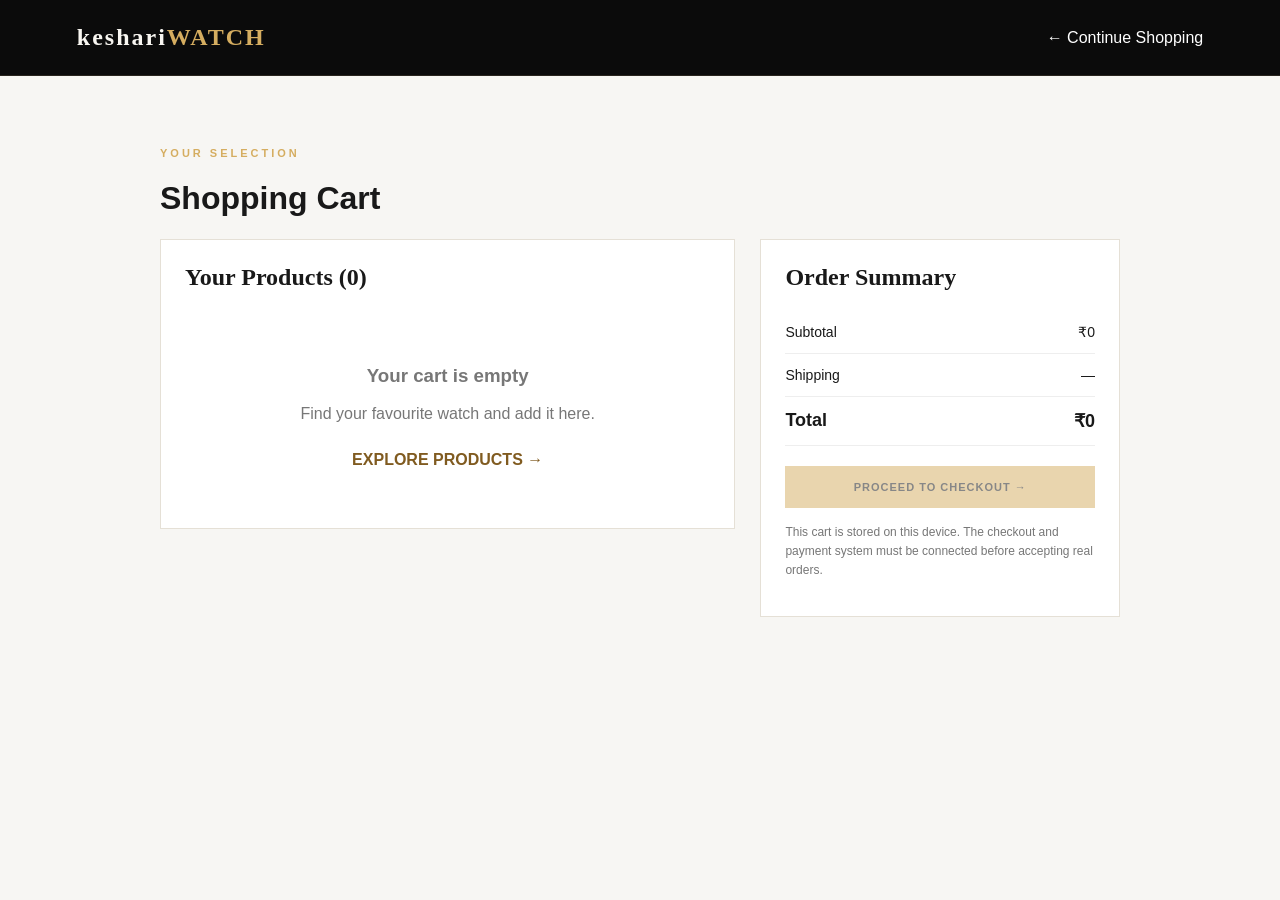
<file: cart.html>
<!DOCTYPE html>
<html lang="en">
<head>
  <meta charset="UTF-8">
  <meta name="viewport" content="width=device-width, initial-scale=1.0">
  <meta name="theme-color" content="#0b0b0b">
  <title>Shopping Cart | All Watch</title>
  <link rel="stylesheet" href="style.css">

  <style>
    body { background:#f7f6f3; }

    .cart-page {
      max-width:1000px;
      margin:40px auto;
      padding:20px;
    }

    .cart-layout {
      display:grid;
      grid-template-columns:1.6fr 1fr;
      gap:25px;
      align-items:start;
    }

    .cart-box {
      padding:24px;
      background:white;
      border:1px solid #e5e0d6;
    }

    .cart-box h2 {
      font-family:Georgia,serif;
      margin-top:0;
    }

    .cart-product {
      display:grid;
      grid-template-columns:85px 1fr;
      gap:15px;
      padding:18px 0;
      border-bottom:1px solid #eee;
    }

    .cart-product img {
      width:85px;
      height:95px;
      object-fit:cover;
      background:#eee;
    }

    .cart-product h3 {
      margin:0 0 8px;
      font-size:15px;
    }

    .cart-product p {
      margin:5px 0;
      font-size:13px;
    }

    .quantity {
      display:flex;
      align-items:center;
      gap:12px;
      margin-top:12px;
    }

    .quantity button {
      width:30px;
      height:30px;
      border:1px solid #ddd;
      background:white;
    }

    .remove {
      border:0;
      background:none;
      color:#a33;
      margin-top:8px;
      padding:0;
      font-size:12px;
    }

    .summary-row {
      display:flex;
      justify-content:space-between;
      gap:15px;
      padding:13px 0;
      border-bottom:1px solid #eee;
      font-size:14px;
    }

    .summary-total {
      font-size:18px;
      font-weight:bold;
    }

    .checkout-button {
      display:block;
      width:100%;
      text-align:center;
      margin-top:20px;
    }

    .empty-cart {
      padding:35px 10px;
      text-align:center;
      color:#777;
    }

    .empty-cart a {
      display:inline-block;
      margin-top:12px;
      color:#805b20;
      font-weight:bold;
    }

    .cart-note {
      color:#777;
      font-size:12px;
      line-height:1.6;
      margin-top:15px;
    }

    @media(max-width:700px) {
      .cart-layout { grid-template-columns:1fr; }
      .cart-page { margin:20px auto; padding:12px; }
      .cart-box { padding:17px; }
    }
  </style>
</head>

<body>
  <header class="header">
    <a class="logo" href="index.html">keshari<span>WATCH</span></a>
    <a href="index.html" style="color:white">← Continue Shopping</a>
  </header>

  <main class="cart-page">
    <p class="eyebrow">YOUR SELECTION</p>
    <h1>Shopping Cart</h1>

    <div class="cart-layout">
      <section class="cart-box">
        <h2>Your Products (<span id="itemCount">0</span>)</h2>
        <div id="cartProducts"></div>
      </section>

      <aside class="cart-box">
        <h2>Order Summary</h2>

        <div class="summary-row">
          <span>Subtotal</span>
          <span id="subtotal">₹0</span>
        </div>

        <div class="summary-row">
          <span>Shipping</span>
          <span id="shipping">Calculated at checkout</span>
        </div>

        <div class="summary-row summary-total">
          <span>Total</span>
          <span id="total">₹0</span>
        </div>

        <a href="checkout.html"
           id="checkoutLink"
           class="gold-btn checkout-button">
          PROCEED TO CHECKOUT →
        </a>

        <p class="cart-note">
          This cart is stored on this device. The checkout and payment
          system must be connected before accepting real orders.
        </p>
      </aside>
    </div>
  </main>

  <script>
    const productsEl = document.getElementById("cartProducts");

    const money = amount =>
      new Intl.NumberFormat("en-IN", {
        style:"currency",
        currency:"INR",
        maximumFractionDigits:0
      }).format(amount);

    function readCart() {
      try {
        const saved = JSON.parse(
          localStorage.getItem("allWatchCart") || "[]"
        );

        if (!Array.isArray(saved)) return [];

        return saved.filter(item =>
          Number.isFinite(Number(item.id)) &&
          typeof item.name === "string" &&
          Number.isFinite(Number(item.price)) &&
          Number(item.price) >= 0 &&
          Number.isInteger(Number(item.quantity)) &&
          Number(item.quantity) > 0
        );
      } catch {
        return [];
      }
    }

    let cart = readCart();

    function saveCart() {
      localStorage.setItem("allWatchCart", JSON.stringify(cart));
    }

    function renderCart() {
      const count = cart.reduce(
        (sum, item) => sum + item.quantity, 0
      );

      const subtotal = cart.reduce(
        (sum, item) => sum + item.price * item.quantity, 0
      );

      document.getElementById("itemCount").textContent = count;
      document.getElementById("subtotal").textContent = money(subtotal);
      document.getElementById("total").textContent = money(subtotal);

      document.getElementById("shipping").textContent =
        count ? "At checkout" : "—";

      document.getElementById("checkoutLink").style.opacity =
        count ? "1" : ".5";

      if (!cart.length) {
        productsEl.innerHTML = `
          <div class="empty-cart">
            <h3>Your cart is empty</h3>
            <p>Find your favourite watch and add it here.</p>
            <a href="index.html#products">EXPLORE PRODUCTS →</a>
          </div>
        `;
        return;
      }

      productsEl.innerHTML = cart.map(item => `
        <article class="cart-product">
          <img src="${item.image || ""}" alt="">
          <div>
            <h3>${escapeHTML(item.name)}</h3>
            <p>${money(Number(item.price))}</p>

            <div class="quantity">
              <button data-action="minus" data-id="${item.id}"
                aria-label="Decrease quantity">−</button>

              <span>${item.quantity}</span>

              <button data-action="plus" data-id="${item.id}"
                aria-label="Increase quantity">+</button>
            </div>

            <button class="remove" data-action="remove"
              data-id="${item.id}">Remove</button>
          </div>
        </article>
      `).join("");
    }

    function escapeHTML(value) {
      return String(value).replace(/[&<>"']/g, char => ({
        "&":"&amp;",
        "<":"&lt;",
        ">":"&gt;",
        '"':"&quot;",
        "'":"&#39;"
      }[char]));
    }

    productsEl.addEventListener("click", event => {
      const button = event.target.closest("[data-action]");
      if (!button) return;

      const id = Number(button.dataset.id);
      const action = button.dataset.action;
      const item = cart.find(product => Number(product.id) === id);

      if (!item) return;

      if (action === "plus") item.quantity++;
      if (action === "minus") item.quantity--;

      if (action === "remove" || item.quantity <= 0) {
        cart = cart.filter(product => Number(product.id) !== id);
      }

      saveCart();
      renderCart();
    });

    document.getElementById("checkoutLink").addEventListener(
      "click", event => {
        if (!cart.length) {
          event.preventDefault();
          alert("Your cart is empty. Please add a product first.");
        }
      }
    );

    renderCart();
  </script>
</body>
</html>
</file>
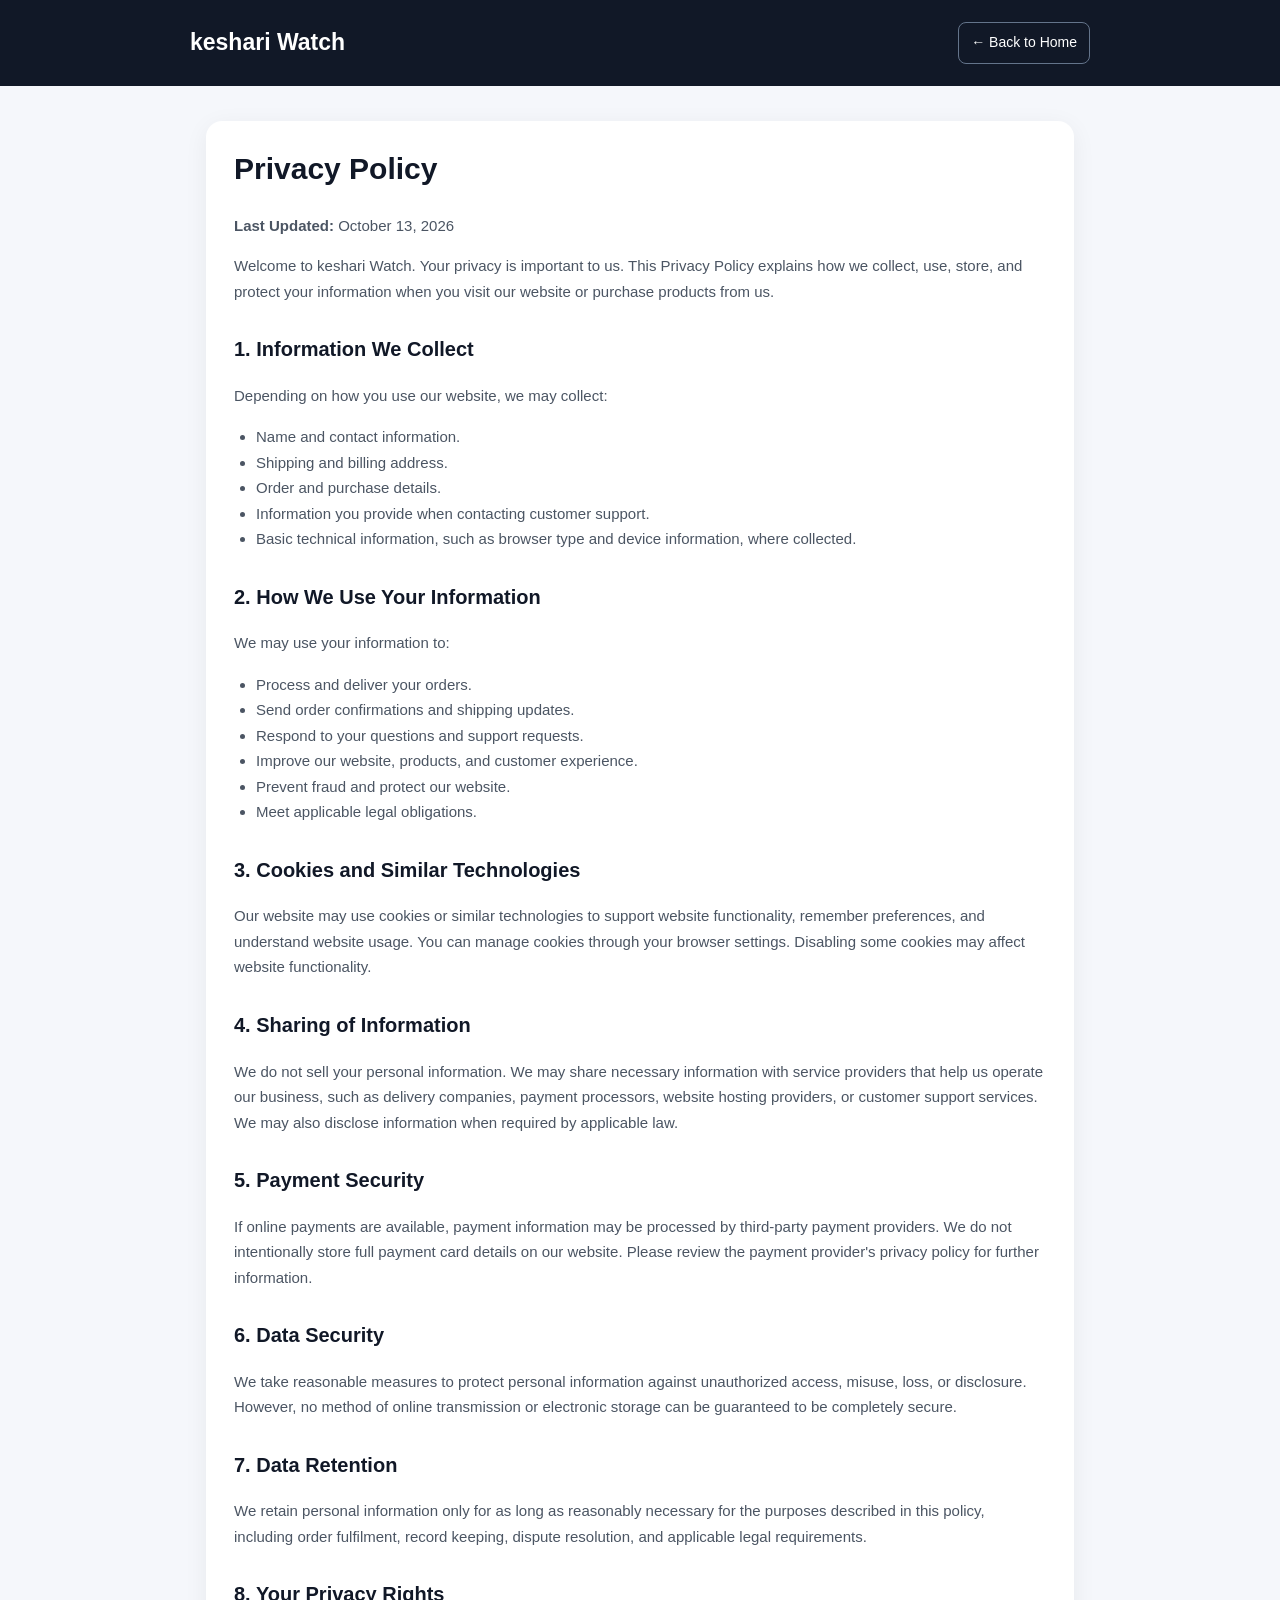
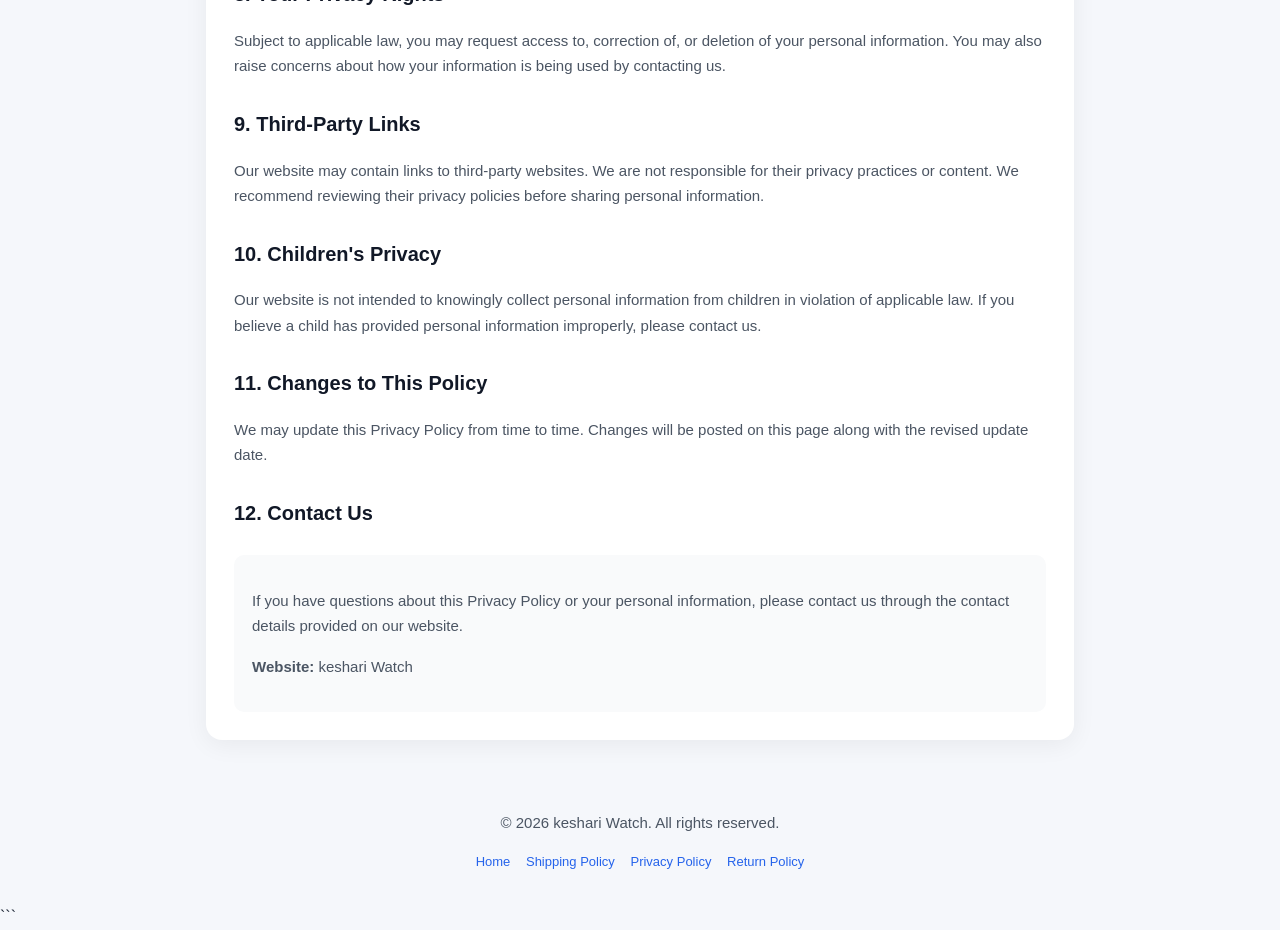
<file: privacy-policy.html>
<!DOCTYPE html>
<html lang="en">
<head>
  <meta charset="UTF-8">
  <meta name="viewport" content="width=device-width, initial-scale=1.0">
  <meta name="theme-color" content="#111827">

  <title>Privacy Policy | All Watch</title>
  <meta name="description" content="Read the All Watch Privacy Policy to learn how we collect, use, and protect your personal information.">

  <style>
    * {
      box-sizing: border-box;
    }

    body {
      margin: 0;
      background: #f5f7fb;
      color: #202938;
      font-family: Arial, sans-serif;
      line-height: 1.7;
    }

    .policy-header {
      background: #111827;
      color: white;
      padding: 22px 16px;
    }

    .header-inner {
      max-width: 900px;
      margin: auto;
      display: flex;
      justify-content: space-between;
      align-items: center;
      gap: 12px;
    }

    .brand {
      color: white;
      text-decoration: none;
      font-size: 23px;
      font-weight: bold;
    }

    .back-link {
      color: white;
      text-decoration: none;
      border: 1px solid #64748b;
      border-radius: 8px;
      padding: 8px 12px;
      font-size: 14px;
    }

    .policy-container {
      max-width: 900px;
      margin: 35px auto;
      padding: 0 16px;
    }

    .policy-card {
      background: white;
      border-radius: 16px;
      padding: 28px;
      box-shadow: 0 5px 24px rgba(0,0,0,.06);
    }

    h1 {
      margin-top: 0;
      color: #111827;
      font-size: 30px;
      line-height: 1.3;
    }

    h2 {
      margin-top: 28px;
      color: #111827;
      font-size: 20px;
    }

    p, li {
      color: #4b5563;
      font-size: 15px;
    }

    ul {
      padding-left: 22px;
    }

    .notice {
      background: #eff6ff;
      border-left: 4px solid #2563eb;
      padding: 14px;
      border-radius: 8px;
      margin: 20px 0;
    }

    .contact-box {
      background: #f9fafb;
      padding: 18px;
      border-radius: 10px;
      margin-top: 25px;
    }

    .contact-box a {
      color: #2563eb;
      overflow-wrap: anywhere;
    }

    .policy-footer {
      text-align: center;
      color: #6b7280;
      padding: 20px 15px 30px;
      font-size: 13px;
    }

    .policy-footer a {
      color: #2563eb;
      text-decoration: none;
      margin: 0 6px;
    }

    @media (max-width: 600px) {
      .policy-container {
        margin: 20px auto;
      }

      .policy-card {
        padding: 20px 17px;
      }

      h1 {
        font-size: 26px;
      }

      h2 {
        font-size: 18px;
      }

      .brand {
        font-size: 20px;
      }
    }
  </style>
</head>

<body>

  <header class="policy-header">
    <div class="header-inner">
      <a class="brand" href="index.html">keshari Watch</a>
      <a class="back-link" href="index.html">← Back to Home</a>
    </div>
  </header>

  <main class="policy-container">
    <article class="policy-card">

      <h1>Privacy Policy</h1>

      <p><strong>Last Updated:</strong> October 13, 2026</p>

      <p>
        Welcome to keshari Watch. Your privacy is important to us.
        This Privacy Policy explains how we collect, use, store,
        and protect your information when you visit our website
        or purchase products from us.
      </p>

      <h2>1. Information We Collect</h2>
      <p>Depending on how you use our website, we may collect:</p>
      <ul>
        <li>Name and contact information.</li>
        <li>Shipping and billing address.</li>
        <li>Order and purchase details.</li>
        <li>Information you provide when contacting customer support.</li>
        <li>Basic technical information, such as browser type and device information, where collected.</li>
      </ul>

      <h2>2. How We Use Your Information</h2>
      <p>We may use your information to:</p>
      <ul>
        <li>Process and deliver your orders.</li>
        <li>Send order confirmations and shipping updates.</li>
        <li>Respond to your questions and support requests.</li>
        <li>Improve our website, products, and customer experience.</li>
        <li>Prevent fraud and protect our website.</li>
        <li>Meet applicable legal obligations.</li>
      </ul>

      <h2>3. Cookies and Similar Technologies</h2>
      <p>
        Our website may use cookies or similar technologies to
        support website functionality, remember preferences, and
        understand website usage. You can manage cookies through
        your browser settings. Disabling some cookies may affect
        website functionality.
      </p>

      <h2>4. Sharing of Information</h2>
      <p>
        We do not sell your personal information. We may share
        necessary information with service providers that help us
        operate our business, such as delivery companies, payment
        processors, website hosting providers, or customer support
        services. We may also disclose information when required
        by applicable law.
      </p>

      <h2>5. Payment Security</h2>
      <p>
        If online payments are available, payment information may
        be processed by third-party payment providers. We do not
        intentionally store full payment card details on our
        website. Please review the payment provider's privacy
        policy for further information.
      </p>

      <h2>6. Data Security</h2>
      <p>
        We take reasonable measures to protect personal information
        against unauthorized access, misuse, loss, or disclosure.
        However, no method of online transmission or electronic
        storage can be guaranteed to be completely secure.
      </p>

      <h2>7. Data Retention</h2>
      <p>
        We retain personal information only for as long as reasonably
        necessary for the purposes described in this policy,
        including order fulfilment, record keeping, dispute
        resolution, and applicable legal requirements.
      </p>

      <h2>8. Your Privacy Rights</h2>
      <p>
        Subject to applicable law, you may request access to,
        correction of, or deletion of your personal information.
        You may also raise concerns about how your information
        is being used by contacting us.
      </p>

      <h2>9. Third-Party Links</h2>
      <p>
        Our website may contain links to third-party websites.
        We are not responsible for their privacy practices or
        content. We recommend reviewing their privacy policies
        before sharing personal information.
      </p>

      <h2>10. Children's Privacy</h2>
      <p>
        Our website is not intended to knowingly collect personal
        information from children in violation of applicable law.
        If you believe a child has provided personal information
        improperly, please contact us.
      </p>

      <h2>11. Changes to This Policy</h2>
      <p>
        We may update this Privacy Policy from time to time.
        Changes will be posted on this page along with the
        revised update date.
      </p>

      <h2>12. Contact Us</h2>
      <div class="contact-box">
        <p>
          If you have questions about this Privacy Policy or your
          personal information, please contact us through the
          contact details provided on our website.
        </p>
        <p><strong>Website:</strong> keshari Watch</p>
      </div>

    </article>
  </main>

  <footer class="policy-footer">
    <p>© 2026 keshari Watch. All rights reserved.</p>
    <a href="index.html">Home</a>
    <a href="shopping.html">Shipping Policy</a>
    <a href="privacy-policy.html">Privacy Policy</a>
    <a href="Return Policy .html">Return Policy</a>
  </footer>

</body>
</html>
```
</file>
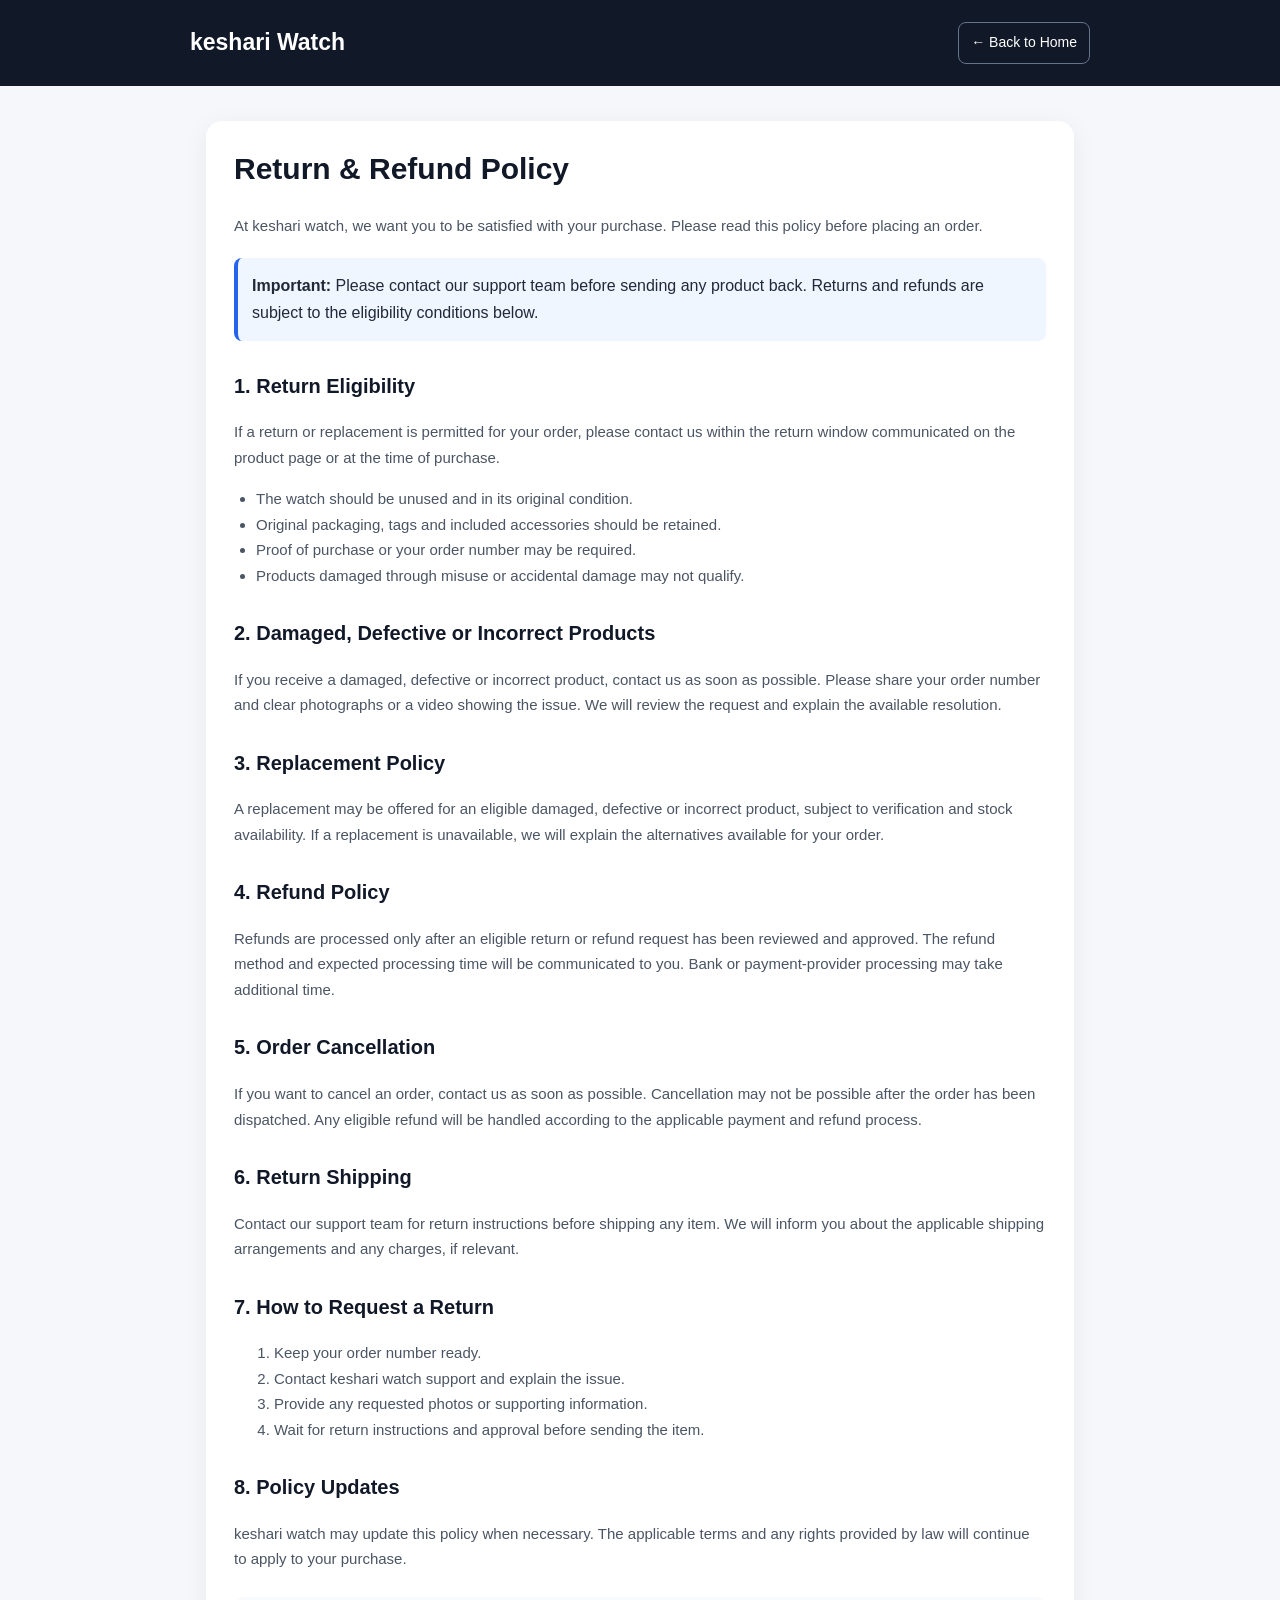
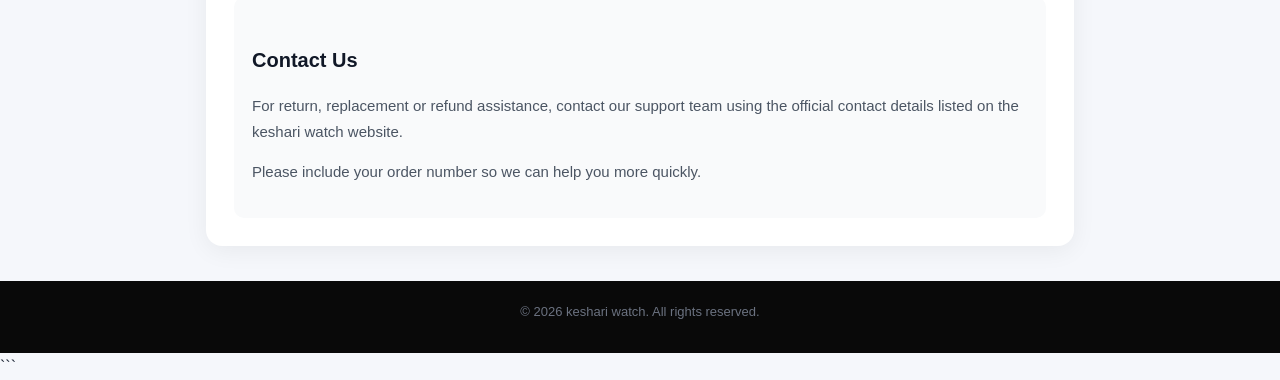
<file: Return Policy .html>
<!DOCTYPE html>
<html lang="en">
<head>
  <meta charset="UTF-8">
  <meta name="viewport" content="width=device-width, initial-scale=1.0">
  <meta name="theme-color" content="#111827">
  <title>Return & Refund Policy | keshari Watch</title>
  <link rel="stylesheet" href="style.css">

  <style>
    * {
      box-sizing: border-box;
    }

    body {
      margin: 0;
      background: #f5f7fb;
      color: #202938;
      font-family: Arial, sans-serif;
      line-height: 1.7;
    }

    .policy-header {
      background: #111827;
      color: white;
      padding: 22px 16px;
    }

    .header-inner {
      max-width: 900px;
      margin: auto;
      display: flex;
      justify-content: space-between;
      align-items: center;
      gap: 12px;
    }

    .brand {
      color: white;
      text-decoration: none;
      font-size: 23px;
      font-weight: bold;
    }

    .back-link {
      color: white;
      text-decoration: none;
      border: 1px solid #64748b;
      border-radius: 8px;
      padding: 8px 12px;
      font-size: 14px;
    }

    .policy-container {
      max-width: 900px;
      margin: 35px auto;
      padding: 0 16px;
    }

    .policy-card {
      background: white;
      border-radius: 16px;
      padding: 28px;
      box-shadow: 0 5px 24px rgba(0,0,0,.06);
    }

    h1 {
      margin-top: 0;
      color: #111827;
      font-size: 30px;
      line-height: 1.3;
    }

    h2 {
      margin-top: 28px;
      color: #111827;
      font-size: 20px;
    }

    p, li {
      color: #4b5563;
      font-size: 15px;
    }

    ul {
      padding-left: 22px;
    }

    .notice {
      background: #eff6ff;
      border-left: 4px solid #2563eb;
      padding: 14px;
      border-radius: 8px;
      margin: 20px 0;
    }

    .contact-box {
      background: #f9fafb;
      padding: 18px;
      border-radius: 10px;
      margin-top: 25px;
    }

    .contact-box a {
      color: #2563eb;
      overflow-wrap: anywhere;
    }

    .policy-footer {
      text-align: center;
      color: #6b7280;
      padding: 20px 15px 30px;
      font-size: 13px;
    }

    @media (max-width: 600px) {
      .policy-container {
        margin: 20px auto;
      }

      .policy-card {
        padding: 20px 17px;
      }

      h1 {
        font-size: 26px;
      }

      h2 {
        font-size: 18px;
      }
    }
  </style>
</head>

<body>

  <header class="policy-header">
    <div class="header-inner">
      <a class="brand" href="index.html">keshari Watch</a>
      <a class="back-link" href="index.html">← Back to Home</a>
    </div>
  </header>

  <main class="policy-container">
    <article class="policy-card">

      <h1>Return & Refund Policy</h1>

      <p>
        At keshari watch, we want you to be satisfied with your purchase.
        Please read this policy before placing an order.
      </p>

      <div class="notice">
        <strong>Important:</strong>
        Please contact our support team before sending any product back.
        Returns and refunds are subject to the eligibility conditions below.
      </div>

      <h2>1. Return Eligibility</h2>
      <p>
        If a return or replacement is permitted for your order, please
        contact us within the return window communicated on the product
        page or at the time of purchase.
      </p>
      <ul>
        <li>The watch should be unused and in its original condition.</li>
        <li>Original packaging, tags and included accessories should be retained.</li>
        <li>Proof of purchase or your order number may be required.</li>
        <li>Products damaged through misuse or accidental damage may not qualify.</li>
      </ul>

      <h2>2. Damaged, Defective or Incorrect Products</h2>
      <p>
        If you receive a damaged, defective or incorrect product, contact
        us as soon as possible. Please share your order number and clear
        photographs or a video showing the issue. We will review the
        request and explain the available resolution.
      </p>

      <h2>3. Replacement Policy</h2>
      <p>
        A replacement may be offered for an eligible damaged, defective
        or incorrect product, subject to verification and stock
        availability. If a replacement is unavailable, we will explain
        the alternatives available for your order.
      </p>

      <h2>4. Refund Policy</h2>
      <p>
        Refunds are processed only after an eligible return or refund
        request has been reviewed and approved. The refund method and
        expected processing time will be communicated to you. Bank or
        payment-provider processing may take additional time.
      </p>

      <h2>5. Order Cancellation</h2>
      <p>
        If you want to cancel an order, contact us as soon as possible.
        Cancellation may not be possible after the order has been
        dispatched. Any eligible refund will be handled according to
        the applicable payment and refund process.
      </p>

      <h2>6. Return Shipping</h2>
      <p>
        Contact our support team for return instructions before shipping
        any item. We will inform you about the applicable shipping
        arrangements and any charges, if relevant.
      </p>

      <h2>7. How to Request a Return</h2>
      <ol>
        <li>Keep your order number ready.</li>
        <li>Contact keshari watch support and explain the issue.</li>
        <li>Provide any requested photos or supporting information.</li>
        <li>Wait for return instructions and approval before sending the item.</li>
      </ol>

      <h2>8. Policy Updates</h2>
      <p>
        keshari watch may update this policy when necessary. The applicable
        terms and any rights provided by law will continue to apply to
        your purchase.
      </p>

      <div class="contact-box">
        <h2>Contact Us</h2>
        <p>
          For return, replacement or refund assistance, contact our
          support team using the official contact details listed on
          the keshari watch website.
        </p>
        <p>
          Please include your order number so we can help you more quickly.
        </p>
      </div>

    </article>
  </main>

  <footer class="policy-footer">
    © <span id="year"></span> keshari watch. All rights reserved.
  </footer>

  <script>
    document.getElementById("year").textContent =
      new Date().getFullYear();
  </script>

</body>
</html>
```
</file>
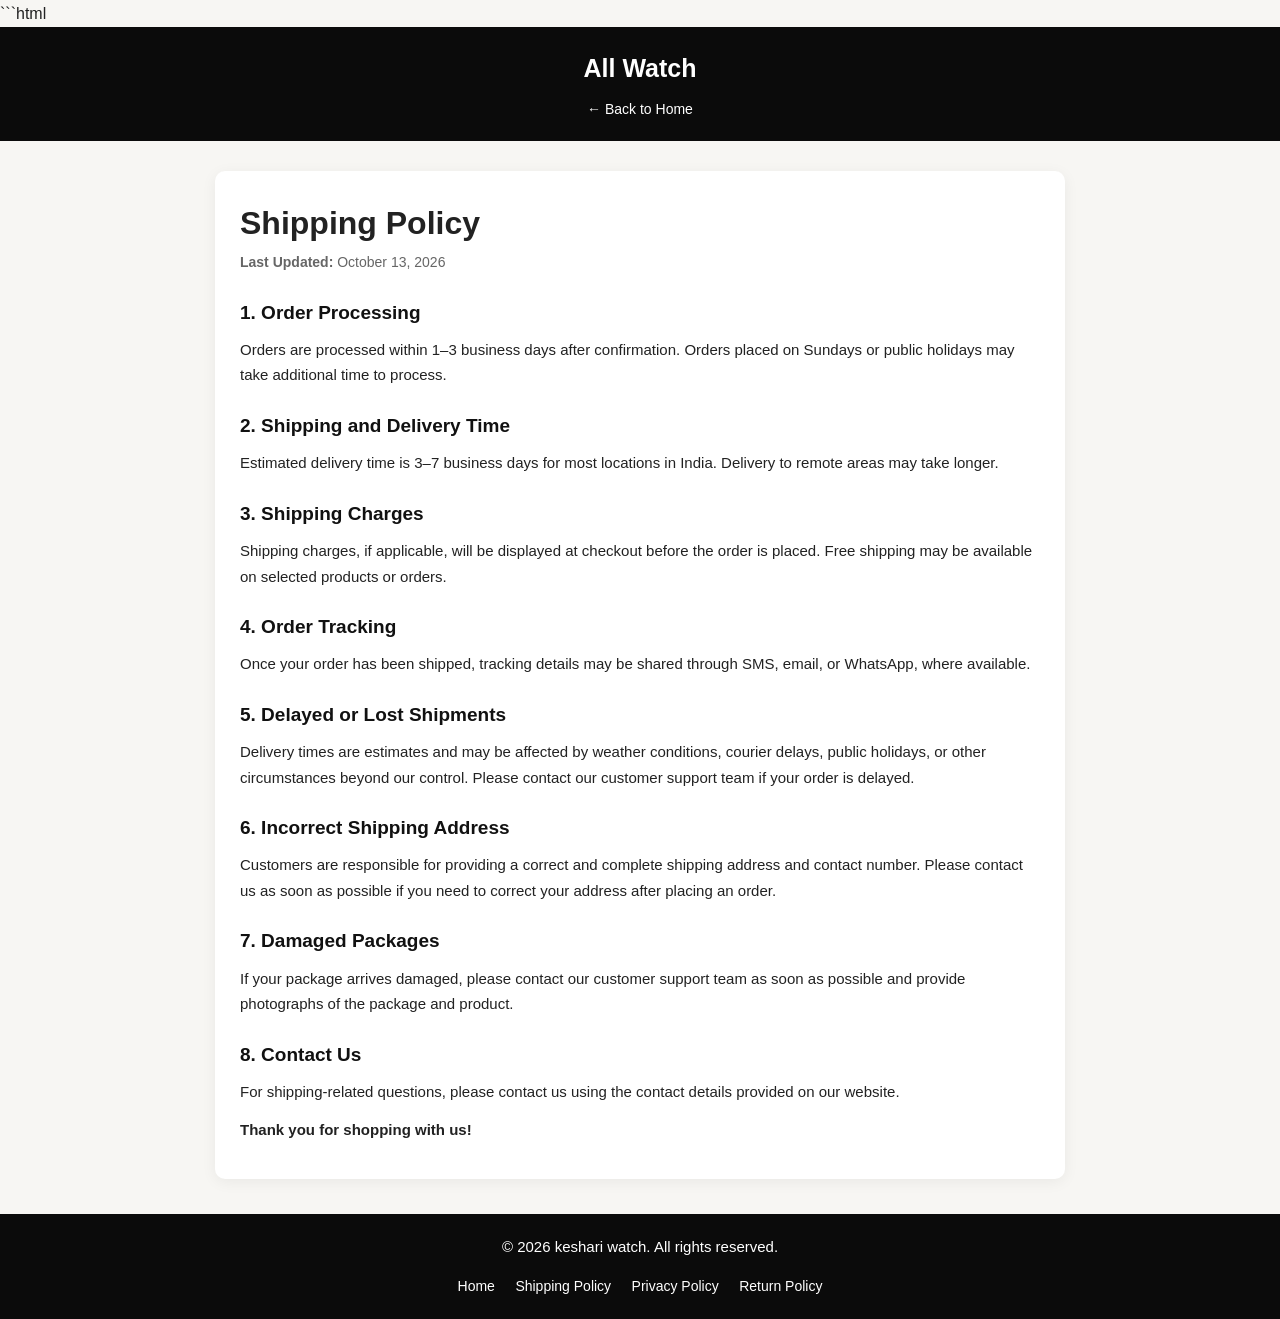
<file: shopping.html>
```html
<!DOCTYPE html>
<html lang="en">
<head>
  <meta charset="UTF-8">
  <meta name="viewport" content="width=device-width, initial-scale=1.0">
  <meta name="theme-color" content="#0b0b0b">

  <title>Shipping Policy | All Watch</title>
  <meta name="description" content="Read the All Watch shipping policy for order processing, delivery times, shipping charges, tracking and damaged packages.">

  <style>
    * {
      margin: 0;
      padding: 0;
      box-sizing: border-box;
    }

    body {
      font-family: Arial, sans-serif;
      background: #f7f6f3;
      color: #222;
      line-height: 1.7;
    }

    header {
      background: #0b0b0b;
      color: #fff;
      padding: 20px 16px;
      text-align: center;
    }

    header h1 {
      font-size: 25px;
      margin-bottom: 8px;
    }

    header a {
      color: #fff;
      text-decoration: none;
      font-size: 14px;
    }

    .container {
      width: 92%;
      max-width: 850px;
      margin: 30px auto;
      padding: 25px;
      background: #fff;
      border-radius: 10px;
      box-shadow: 0 3px 15px rgba(0, 0, 0, 0.06);
    }

    .updated {
      color: #666;
      font-size: 14px;
      margin-bottom: 22px;
    }

    h2 {
      font-size: 19px;
      color: #111;
      margin: 22px 0 8px;
    }

    p {
      font-size: 15px;
      margin-bottom: 12px;
    }

    footer {
      background: #0b0b0b;
      color: #fff;
      text-align: center;
      padding: 20px 12px;
      margin-top: 35px;
    }

    footer a {
      color: #fff;
      text-decoration: none;
      margin: 0 8px;
      font-size: 14px;
    }

    footer a:hover {
      text-decoration: underline;
    }

    @media (max-width: 600px) {
      .container {
        padding: 18px;
        margin: 20px auto;
      }

      header h1 {
        font-size: 22px;
      }

      h2 {
        font-size: 17px;
      }
    }
  </style>
</head>

<body>

  <header>
    <h1>All Watch</h1>
    <a href="index.html">← Back to Home</a>
  </header>

  <main class="container">
    <h1>Shipping Policy</h1>
    <p class="updated"><strong>Last Updated:</strong> October 13, 2026</p>

    <h2>1. Order Processing</h2>
    <p>
      Orders are processed within 1–3 business days after confirmation.
      Orders placed on Sundays or public holidays may take additional
      time to process.
    </p>

    <h2>2. Shipping and Delivery Time</h2>
    <p>
      Estimated delivery time is 3–7 business days for most locations
      in India. Delivery to remote areas may take longer.
    </p>

    <h2>3. Shipping Charges</h2>
    <p>
      Shipping charges, if applicable, will be displayed at checkout
      before the order is placed. Free shipping may be available on
      selected products or orders.
    </p>

    <h2>4. Order Tracking</h2>
    <p>
      Once your order has been shipped, tracking details may be shared
      through SMS, email, or WhatsApp, where available.
    </p>

    <h2>5. Delayed or Lost Shipments</h2>
    <p>
      Delivery times are estimates and may be affected by weather
      conditions, courier delays, public holidays, or other circumstances
      beyond our control. Please contact our customer support team if
      your order is delayed.
    </p>

    <h2>6. Incorrect Shipping Address</h2>
    <p>
      Customers are responsible for providing a correct and complete
      shipping address and contact number. Please contact us as soon
      as possible if you need to correct your address after placing
      an order.
    </p>

    <h2>7. Damaged Packages</h2>
    <p>
      If your package arrives damaged, please contact our customer
      support team as soon as possible and provide photographs of
      the package and product.
    </p>

    <h2>8. Contact Us</h2>
    <p>
      For shipping-related questions, please contact us using the
      contact details provided on our website.
    </p>

    <p><strong>Thank you for shopping with us!</strong></p>
  </main>

  <footer>
    <p>© 2026 keshari watch. All rights reserved.</p>
    <a href="index.html">Home</a>
    <a href="shipping.html">Shipping Policy</a>
    <a href="privacy-policy.html">Privacy Policy</a>
    <a href="Return Policy .html">Return Policy</a>
  </footer>

</body>
</html>
</file>
<file: style.css>
:root {
  --black: #0b0b0b;
  --panel: #141414;
  --gold: #d5ad60;
  --gold-light: #f0d59b;
  --white: #f8f6f1;
  --muted: #aaa49a;
  --border: #292929;
}

* { box-sizing: border-box; }
html { scroll-behavior: smooth; scroll-padding-top: 85px; }
body {
  margin: 0;
  background: #fff;
  color: #191919;
  font-family: Arial, Helvetica, sans-serif;
}
button, input { font: inherit; }
button { cursor: pointer; }
a { color: inherit; text-decoration: none; }
img { display: block; max-width: 100%; }

.header {
  position: sticky;
  top: 0;
  z-index: 20;
  height: 76px;
  padding: 0 6%;
  display: flex;
  align-items: center;
  justify-content: space-between;
  gap: 24px;
  background: var(--black);
  color: var(--white);
  border-bottom: 1px solid #29251e;
}
.logo {
  font-family: Georgia, serif;
  font-size: 24px;
  font-weight: bold;
  letter-spacing: 2px;
  white-space: nowrap;
}
.logo span { color: var(--gold); }
.header nav { display: flex; align-items: center; gap: 25px; }
.header nav a {
  color: #ddd;
  font-size: 13px;
  transition: color .2s;
}
.header nav a:hover { color: var(--gold); }
.header-actions { display: flex; gap: 15px; }
.header-actions button, .menu-btn {
  color: var(--white);
  border: 0;
  background: transparent;
  font-size: 20px;
}
#cartCount {
  display: inline-grid;
  place-items: center;
  min-width: 19px;
  height: 19px;
  border-radius: 50%;
  background: var(--gold);
  color: #111;
  font-size: 11px;
}
.menu-btn { display: none; }

.search-box {
  display: none;
  padding: 15px 6%;
  gap: 10px;
  background: #181818;
}
.search-box.show { display: flex; }
.search-box input {
  flex: 1;
  min-width: 0;
  padding: 12px;
  border: 1px solid #444;
  border-radius: 4px;
  background: #101010;
  color: white;
}
.search-box button {
  border: 0;
  background: transparent;
  color: white;
}

.hero {
  min-height: 510px;
  display: grid;
  grid-template-columns: 1fr 1fr;
  align-items: center;
  gap: 30px;
  padding: 55px 8%;
  background: radial-gradient(ellipse at 75% 45%, #292116, #101010 52%, #080808);
  color: var(--white);
  overflow: hidden;
}
.hero-content { max-width: 550px; }
.eyebrow {
  color: var(--gold);
  font-size: 11px;
  letter-spacing: 3px;
  font-weight: bold;
}
.hero h1 {
  margin: 22px 0;
  font: 500 clamp(38px, 5vw, 65px)/1.08 Georgia, serif;
  letter-spacing: 1px;
}
.hero h1 span, .section-heading h2 span, .promo h2 span { color: var(--gold); }
.hero-text { max-width: 390px; color: #c3beb5; line-height: 1.8; font-size: 14px; }
.gold-btn {
  display: inline-block;
  border: 0;
  padding: 15px 23px;
  margin-top: 18px;
  background: var(--gold);
  color: #111;
  font-weight: bold;
  font-size: 11px;
  letter-spacing: 1px;
  transition: background .2s, transform .2s;
}
.gold-btn:hover { background: var(--gold-light); transform: translateY(-2px); }
.hero-note { margin-top: 38px; color: #8f877a; font-size: 10px; letter-spacing: 3px; }
.hero-image { height: 390px; }
.hero-image img {
  width: 100%;
  height: 100%;
  object-fit: cover;
  border-radius: 3px;
  filter: saturate(.75);
}

.section { padding: 75px 7%; }
.section-heading { text-align: center; margin-bottom: 35px; }
.section-heading h2, .promo h2 {
  font: 500 clamp(29px, 4vw, 42px)/1.2 Georgia, serif;
  margin: 12px 0;
}
.section-heading > p:last-child { color: #777; font-size: 14px; }

.category-grid {
  display: grid;
  grid-template-columns: repeat(6, 1fr);
  gap: 16px;
}
.category-card {
  padding: 0;
  overflow: hidden;
  border: 1px solid #eee;
  background: #fff;
  text-align: center;
}
.category-card img {
  width: 100%;
  height: 155px;
  object-fit: cover;
  transition: transform .3s;
}
.category-card:hover img { transform: scale(1.06); }
.category-card span {
  display: block;
  padding: 15px 5px;
  font-weight: bold;
  font-size: 13px;
}

.products-section { background: #f7f6f3; }
.filters {
  display: flex;
  justify-content: center;
  flex-wrap: wrap;
  gap: 9px;
  margin-bottom: 30px;
}
.filter-btn {
  padding: 10px 16px;
  border: 1px solid #ddd;
  border-radius: 2px;
  background: white;
  color: #444;
  font-size: 12px;
}
.filter-btn.active, .filter-btn:hover {
  border-color: var(--gold);
  background: var(--black);
  color: var(--gold);
}
.product-grid {
  display: grid;
  grid-template-columns: repeat(4, minmax(0, 1fr));
  gap: 22px;
}
.product-card {
  position: relative;
  background: white;
  border: 1px solid #e9e6e0;
  overflow: hidden;
}
.product-image {
  height: 225px;
  background: #efede8;
  overflow: hidden;
}
.product-image img {
  width: 100%;
  height: 100%;
  object-fit: cover;
  transition: transform .3s;
}
.product-card:hover .product-image img { transform: scale(1.05); }
.product-tag {
  position: absolute;
  top: 12px;
  left: 12px;
  padding: 6px 8px;
  background: var(--gold);
  color: #111;
  font-size: 10px;
  font-weight: bold;
}
.product-info { padding: 17px; }
.product-category { color: #8a7653; font-size: 10px; text-transform: uppercase; letter-spacing: 1px; }
.product-info h3 { margin: 8px 0; font-size: 15px; }
.product-rating { color: #a37a29; font-size: 12px; }
.product-price { margin: 12px 0; font-weight: bold; }
.product-price del { margin-left: 8px; color: #999; font-size: 12px; font-weight: normal; }
.add-btn {
  width: 100%;
  padding: 12px;
  border: 1px solid var(--gold);
  background: white;
  color: #191919;
  font-size: 11px;
  font-weight: bold;
}
.add-btn:hover { background: var(--gold); }
.empty-message { text-align: center; padding: 30px; color: #777; }

.benefits {
  display: grid;
  grid-template-columns: repeat(4, 1fr);
  gap: 15px;
  padding: 40px 7%;
  border-bottom: 1px solid #eee;
}
.benefits > div { text-align: center; }
.benefits span { font-size: 23px; color: #a37a29; }
.benefits h3 { font-size: 13px; }
.benefits p { color: #777; font-size: 12px; }

.promo {
  display: grid;
  grid-template-columns: 1fr 1fr;
  gap: 45px;
  align-items: center;
  background: var(--black);
  color: var(--white);
}
.promo > div { max-width: 420px; }
.promo p:not(.eyebrow) { color: #b9b4ac; line-height: 1.7; }
.promo img { width: 100%; height: 330px; object-fit: cover; }

footer { background: #090909; color: #eee; padding: 45px 7% 0; }
.footer-main {
  display: grid;
  grid-template-columns: 2fr 1fr 1fr;
  gap: 30px;
  padding-bottom: 35px;
}
.footer-main p { max-width: 280px; color: #aaa; font-size: 13px; line-height: 1.8; }
.footer-main h3 { font-size: 14px; color: var(--gold); }
.footer-main > div:not(:first-child) a { display: block; margin: 12px 0; color: #bbb; font-size: 13px; }
.copyright { border-top: 1px solid #292929; padding: 20px 0; color: #888; text-align: center; font-size: 12px; }

.overlay {
  display: none;
  position: fixed;
  inset: 0;
  z-index: 29;
  background: #0009;
}
.overlay.show { display: block; }
.cart-panel {
  position: fixed;
  z-index: 30;
  top: 0;
  right: -430px;
  width: min(420px, 100%);
  height: 100dvh;
  display: flex;
  flex-direction: column;
  padding: 22px;
  background: white;
  transition: right .25s;
}
.cart-panel.open { right: 0; }
.cart-heading { display: flex; align-items: center; justify-content: space-between; border-bottom: 1px solid #eee; }
.cart-heading h2 { font: 26px Georgia, serif; }
.cart-heading button { border: 0; background: none; font-size: 22px; }
#cartItems { overflow: auto; flex: 1; }
.cart-item { display: grid; grid-template-columns: 65px 1fr auto; gap: 12px; align-items: center; padding: 15px 0; border-bottom: 1px solid #eee; }
.cart-item img { width: 65px; height: 65px; object-fit: cover; }
.cart-item h4 { margin: 0 0 8px; font-size: 13px; }
.cart-item p { margin: 0; font-size: 12px; }
.remove-btn { border: 0; background: none; color: #a33; font-size: 12px; }
.cart-bottom { padding-top: 15px; border-top: 1px solid #ddd; }
.cart-bottom > p { display: flex; justify-content: space-between; }
.checkout-btn { width: 100%; }
.cart-bottom small { display: block; margin-top: 12px; color: #888; line-height: 1.5; }
.toast {
  position: fixed;
  bottom: 20px;
  left: 50%;
  z-index: 50;
  transform: translate(-50%, 20px);
  opacity: 0;
  pointer-events: none;
  background: #171717;
  color: white;
  padding: 13px 20px;
  border-left: 3px solid var(--gold);
  transition: .2s;
  font-size: 13px;
}
.toast.show { opacity: 1; transform: translate(-50%, 0); }

@media (max-width: 1000px) {
  .header { padding: 0 4%; gap: 12px; }
  .header nav { gap: 13px; }
  .header nav a { font-size: 12px; }
  .category-grid { grid-template-columns: repeat(3, 1fr); }
  .product-grid { grid-template-columns: repeat(2, minmax(0, 1fr)); }
}
@media (max-width: 650px) {
  .header { height: 65px; }
  .logo { font-size: 20px; }
  .menu-btn { display: block; }
  .header nav {
    display: none;
    position: absolute;
    top: 65px;
    left: 0;
    right: 0;
    padding: 18px 6%;
    background: #111;
    flex-direction: column;
    align-items: flex-start;
    gap: 20px;
  }
  .header nav.show { display: flex; }
  .header-actions { gap: 10px; }
  .hero { grid-template-columns: 1fr; padding: 48px 7%; gap: 28px; }
  .hero h1 { font-size: 42px; }
  .hero-image { height: 280px; }
  .section { padding: 55px 5%; }
  .category-grid { grid-template-columns: repeat(2, minmax(0, 1fr)); gap: 12px; }
  .category-card img { height: 135px; }
  .product-grid { gap: 12px; }
  .product-image { height: 170px; }
  .product-info { padding: 12px; }
  .product-info h3 { font-size: 13px; }
  .filters { justify-content: flex-start; }
  .benefits { grid-template-columns: repeat(2, 1fr); padding: 30px 5%; }
  .promo { grid-template-columns: 1fr; gap: 25px; }
  .promo img { height: 250px; }
  .footer-main { grid-template-columns: 1fr 1fr; }
  .footer-main > div:first-child { grid-column: 1 / -1; }
}
</file>
